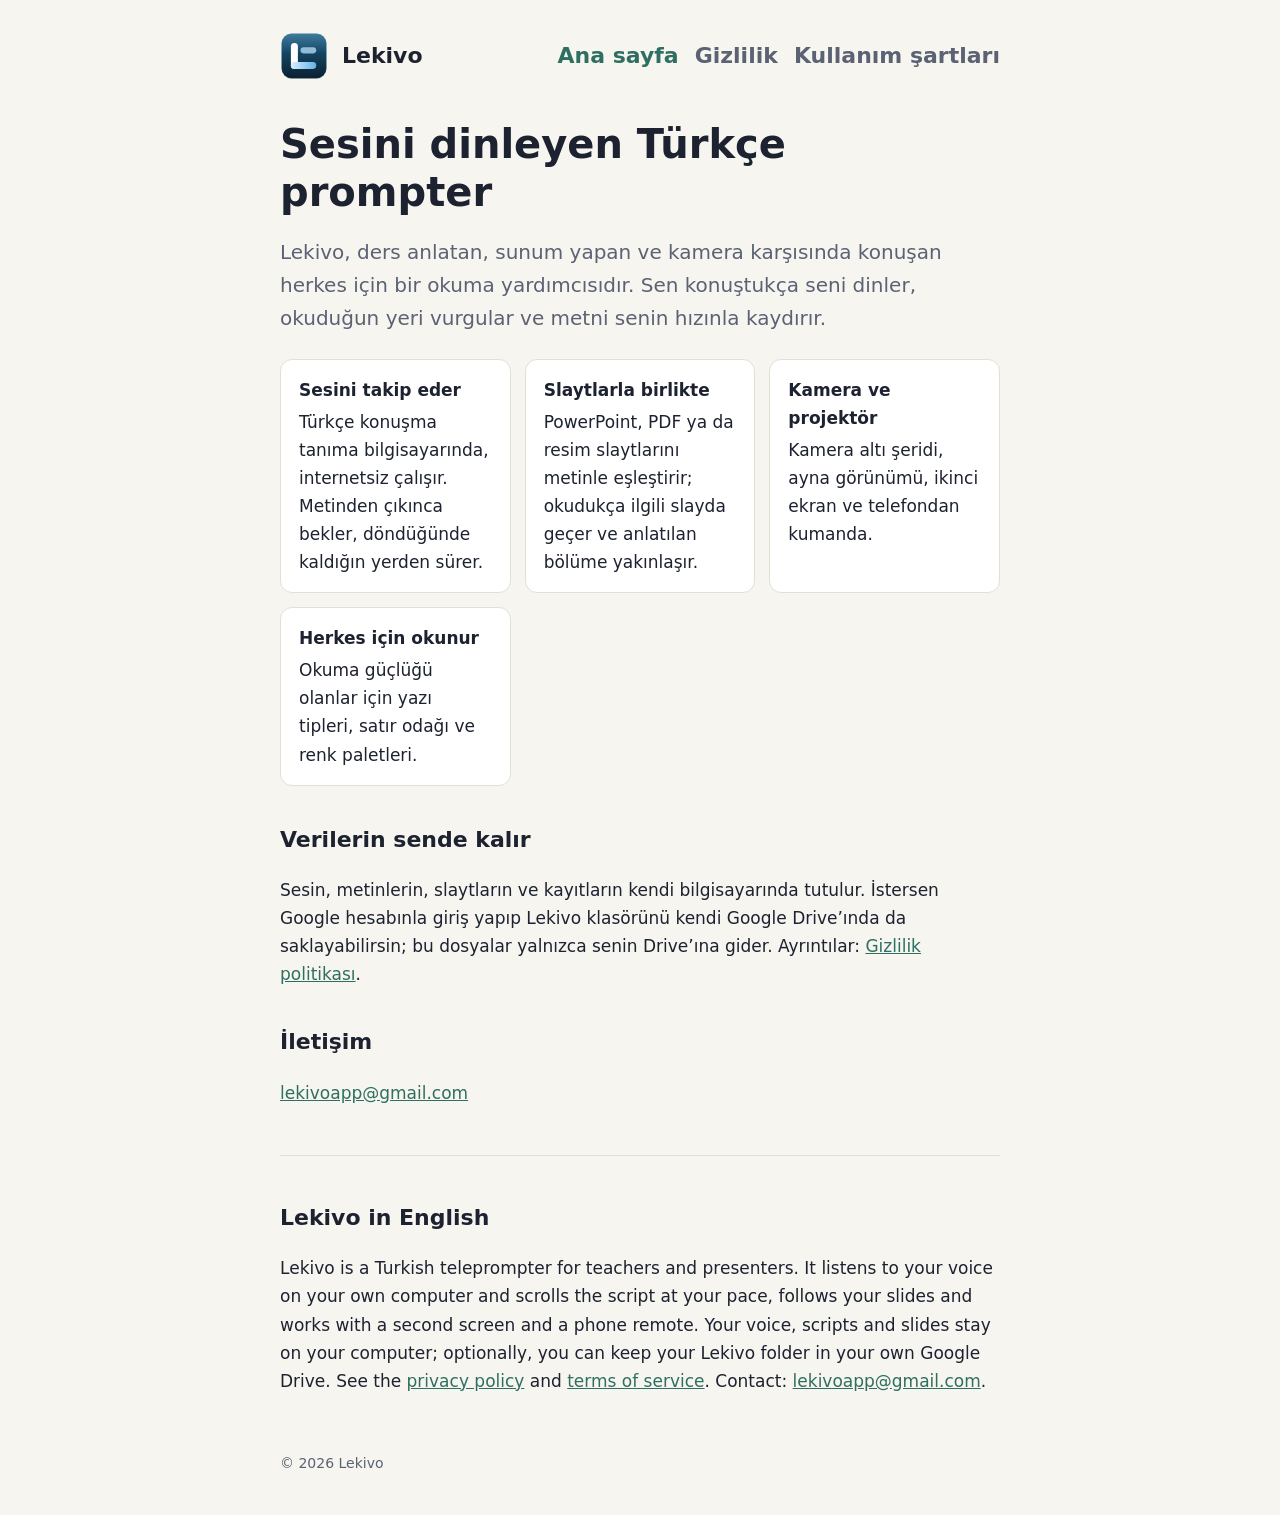
<file: index.html>
<!doctype html>
<html lang="tr">
<head>
<meta charset="utf-8">
<meta name="viewport" content="width=device-width, initial-scale=1">
<title>Lekivo · Sesini dinleyen Türkçe prompter</title>
<meta name="description" content="Lekivo, sen konuştukça seni dinleyip metni senin hızınla kaydıran Türkçe ders ve sunum prompter'ı.">
<link rel="icon" href="logo.svg">
<link rel="stylesheet" href="style.css">
</head>
<body>
<header><img src="logo.svg" alt=""><a href="./">Lekivo</a>
<nav><a href="./" aria-current="page">Ana sayfa</a><a href="gizlilik.html">Gizlilik</a><a href="sartlar.html">Kullanım şartları</a></nav></header>
<main>
<h1>Sesini dinleyen Türkçe prompter</h1>
<p class="lead">Lekivo, ders anlatan, sunum yapan ve kamera karşısında konuşan herkes için bir okuma yardımcısıdır. Sen konuştukça seni dinler, okuduğun yeri vurgular ve metni senin hızınla kaydırır.</p>
<div class="cards">
<div class="card"><b>Sesini takip eder</b>Türkçe konuşma tanıma bilgisayarında, internetsiz çalışır. Metinden çıkınca bekler, döndüğünde kaldığın yerden sürer.</div>
<div class="card"><b>Slaytlarla birlikte</b>PowerPoint, PDF ya da resim slaytlarını metinle eşleştirir; okudukça ilgili slayda geçer ve anlatılan bölüme yakınlaşır.</div>
<div class="card"><b>Kamera ve projektör</b>Kamera altı şeridi, ayna görünümü, ikinci ekran ve telefondan kumanda.</div>
<div class="card"><b>Herkes için okunur</b>Okuma güçlüğü olanlar için yazı tipleri, satır odağı ve renk paletleri.</div>
</div>
<h2>Verilerin sende kalır</h2>
<p>Sesin, metinlerin, slaytların ve kayıtların kendi bilgisayarında tutulur. İstersen Google hesabınla giriş yapıp Lekivo klasörünü kendi Google Drive’ında da saklayabilirsin; bu dosyalar yalnızca senin Drive’ına gider. Ayrıntılar: <a href="gizlilik.html">Gizlilik politikası</a>.</p>
<h2>İletişim</h2>
<p><a href="mailto:lekivoapp@gmail.com">lekivoapp@gmail.com</a></p>
<section class="lang" lang="en">
<h2>Lekivo in English</h2>
<p>Lekivo is a Turkish teleprompter for teachers and presenters. It listens to your voice on your own computer and scrolls the script at your pace, follows your slides and works with a second screen and a phone remote. Your voice, scripts and slides stay on your computer; optionally, you can keep your Lekivo folder in your own Google Drive. See the <a href="gizlilik.html#en">privacy policy</a> and <a href="sartlar.html#en">terms of service</a>. Contact: <a href="mailto:lekivoapp@gmail.com">lekivoapp@gmail.com</a>.</p>
</section>
</main>
<footer>© 2026 Lekivo</footer>
</body>
</html>
</file>
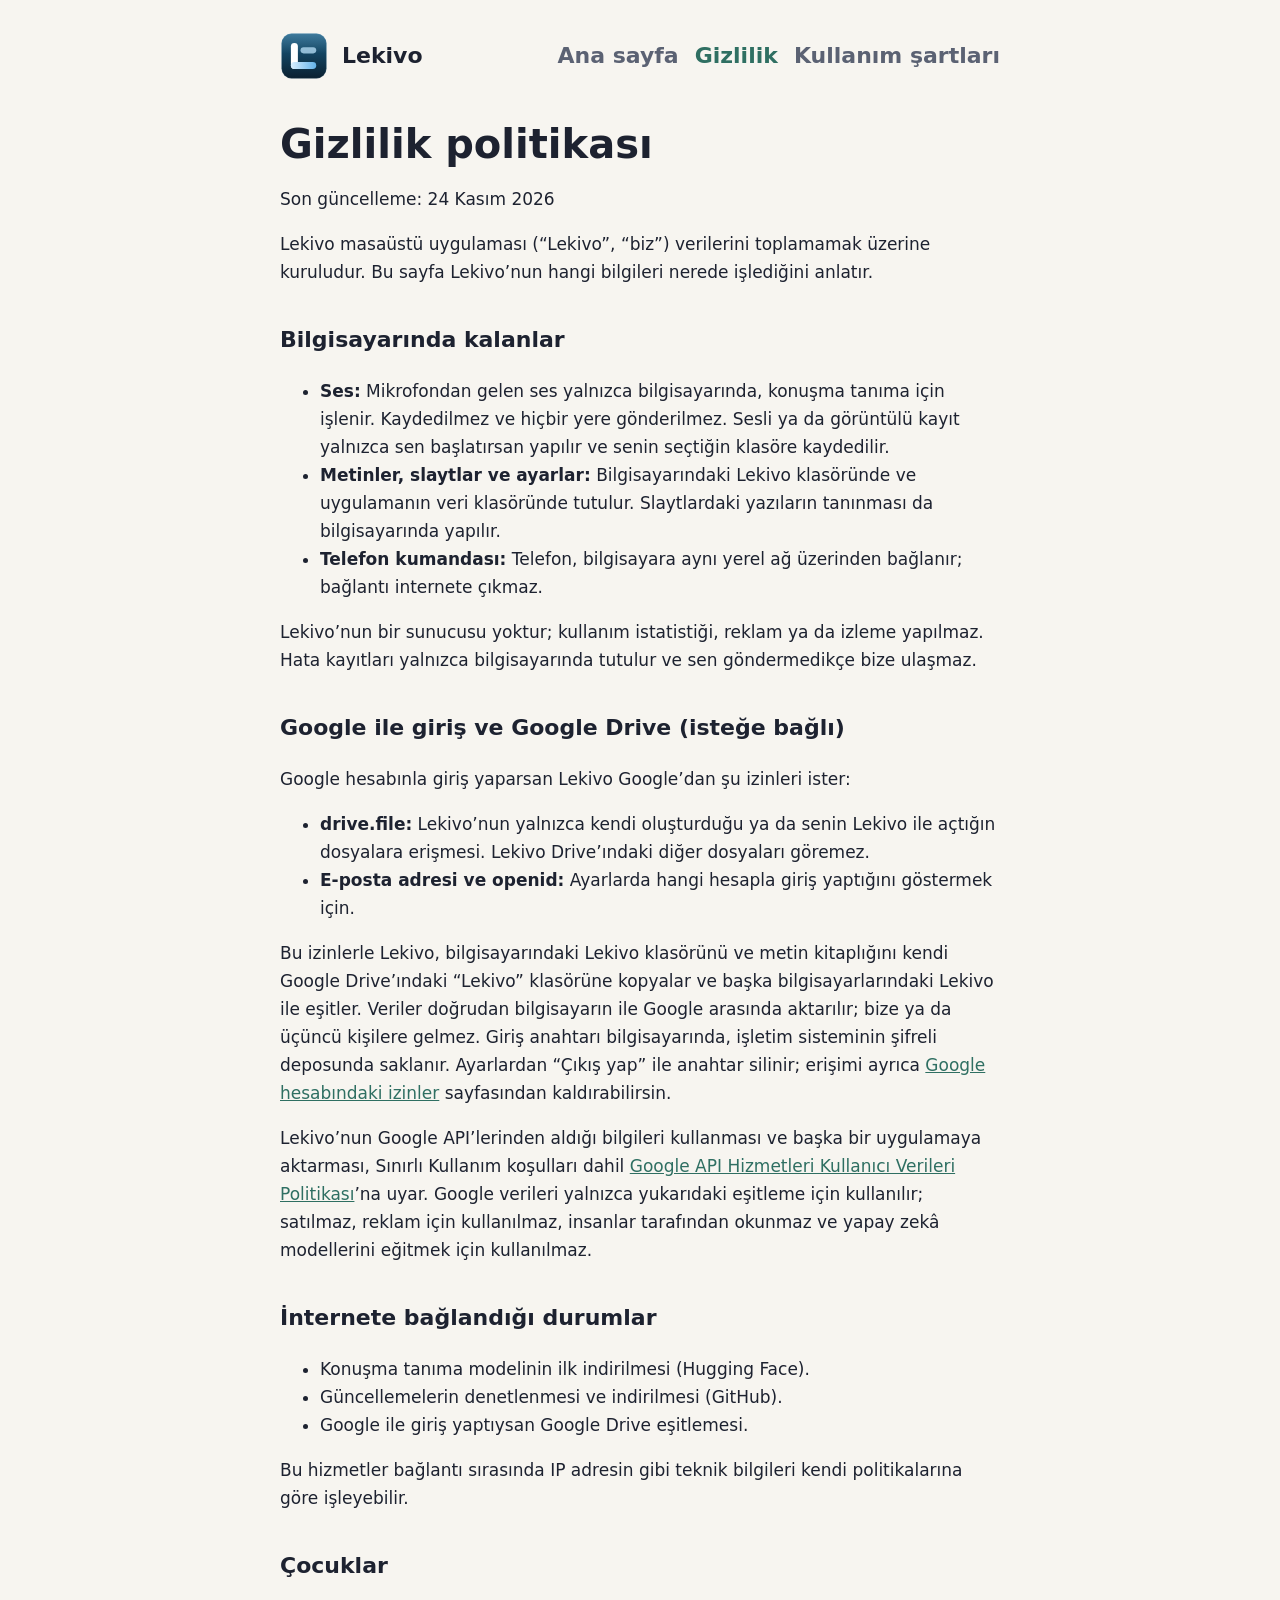
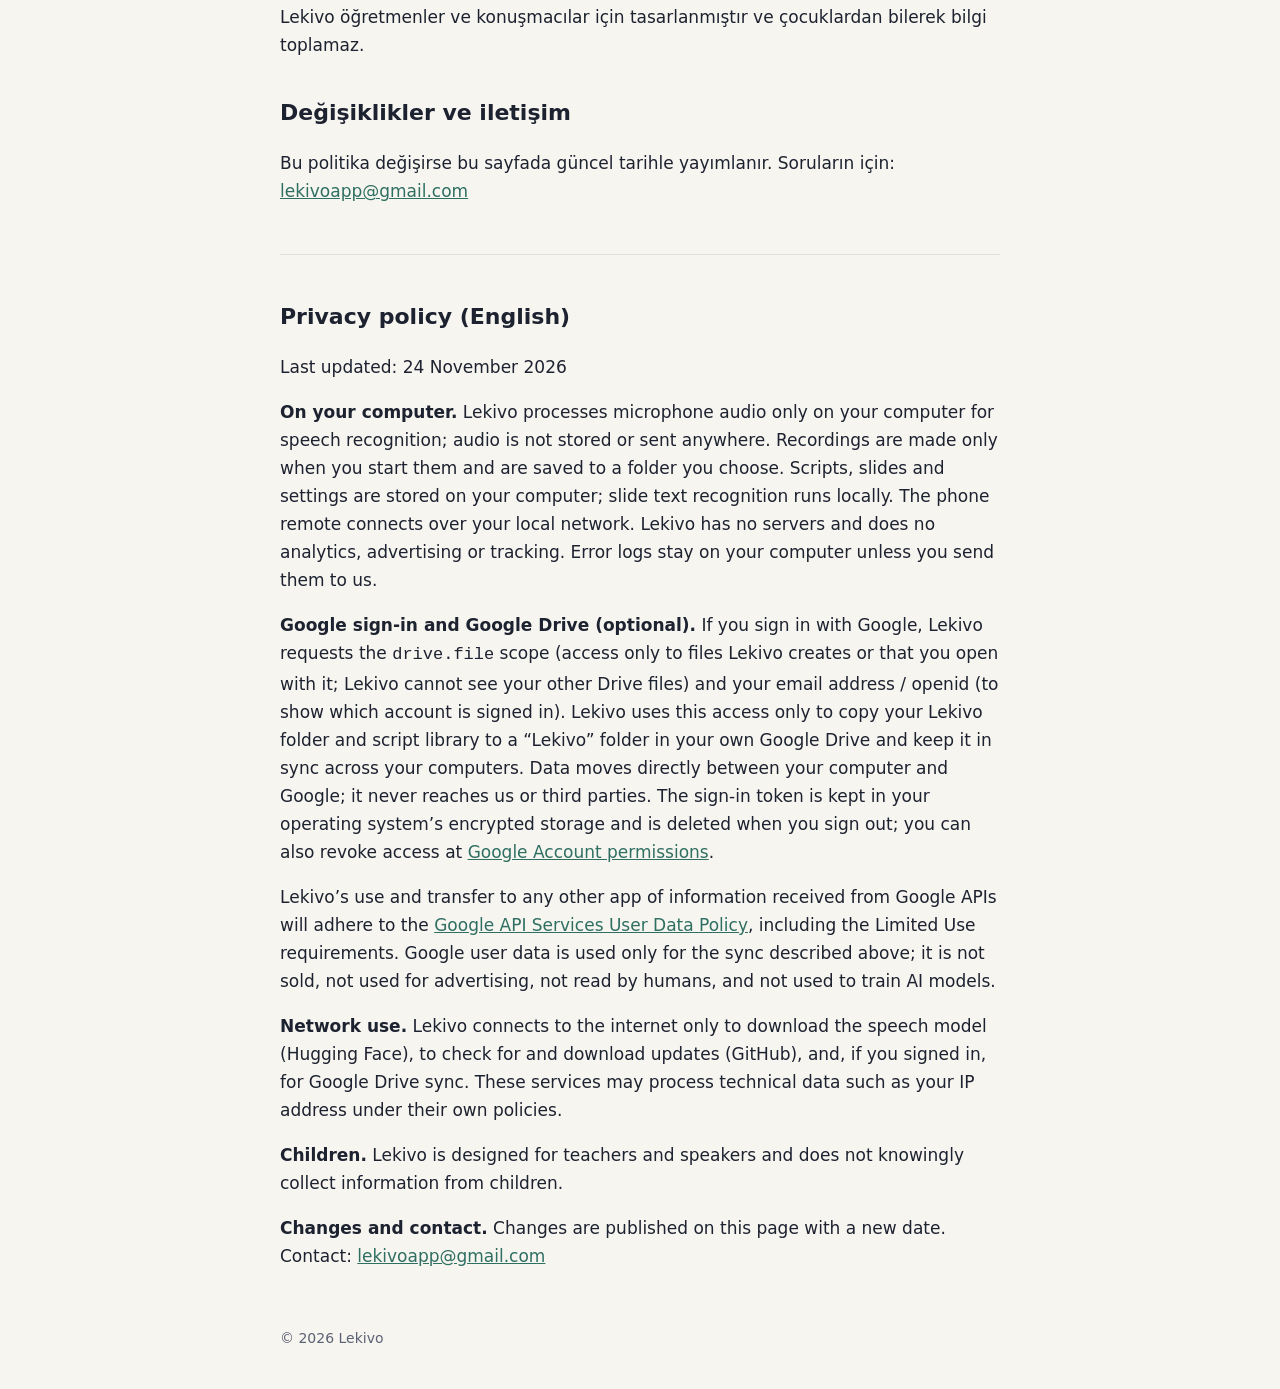
<file: gizlilik.html>
<!doctype html>
<html lang="tr">
<head>
<meta charset="utf-8">
<meta name="viewport" content="width=device-width, initial-scale=1">
<title>Gizlilik politikası · Lekivo</title>
<link rel="icon" href="logo.svg">
<link rel="stylesheet" href="style.css">
</head>
<body>
<header><img src="logo.svg" alt=""><a href="./">Lekivo</a>
<nav><a href="./">Ana sayfa</a><a href="gizlilik.html" aria-current="page">Gizlilik</a><a href="sartlar.html">Kullanım şartları</a></nav></header>
<main>
<h1>Gizlilik politikası</h1>
<p>Son güncelleme: 24 Kasım 2026</p>
<p>Lekivo masaüstü uygulaması (“Lekivo”, “biz”) verilerini toplamamak üzerine kuruludur. Bu sayfa Lekivo’nun hangi bilgileri nerede işlediğini anlatır.</p>

<h2>Bilgisayarında kalanlar</h2>
<ul>
<li><b>Ses:</b> Mikrofondan gelen ses yalnızca bilgisayarında, konuşma tanıma için işlenir. Kaydedilmez ve hiçbir yere gönderilmez. Sesli ya da görüntülü kayıt yalnızca sen başlatırsan yapılır ve senin seçtiğin klasöre kaydedilir.</li>
<li><b>Metinler, slaytlar ve ayarlar:</b> Bilgisayarındaki Lekivo klasöründe ve uygulamanın veri klasöründe tutulur. Slaytlardaki yazıların tanınması da bilgisayarında yapılır.</li>
<li><b>Telefon kumandası:</b> Telefon, bilgisayara aynı yerel ağ üzerinden bağlanır; bağlantı internete çıkmaz.</li>
</ul>
<p>Lekivo’nun bir sunucusu yoktur; kullanım istatistiği, reklam ya da izleme yapılmaz. Hata kayıtları yalnızca bilgisayarında tutulur ve sen göndermedikçe bize ulaşmaz.</p>

<h2>Google ile giriş ve Google Drive (isteğe bağlı)</h2>
<p>Google hesabınla giriş yaparsan Lekivo Google’dan şu izinleri ister:</p>
<ul>
<li><b>drive.file:</b> Lekivo’nun yalnızca kendi oluşturduğu ya da senin Lekivo ile açtığın dosyalara erişmesi. Lekivo Drive’ındaki diğer dosyaları göremez.</li>
<li><b>E-posta adresi ve openid:</b> Ayarlarda hangi hesapla giriş yaptığını göstermek için.</li>
</ul>
<p>Bu izinlerle Lekivo, bilgisayarındaki Lekivo klasörünü ve metin kitaplığını kendi Google Drive’ındaki “Lekivo” klasörüne kopyalar ve başka bilgisayarlarındaki Lekivo ile eşitler. Veriler doğrudan bilgisayarın ile Google arasında aktarılır; bize ya da üçüncü kişilere gelmez. Giriş anahtarı bilgisayarında, işletim sisteminin şifreli deposunda saklanır. Ayarlardan “Çıkış yap” ile anahtar silinir; erişimi ayrıca <a href="https://myaccount.google.com/permissions">Google hesabındaki izinler</a> sayfasından kaldırabilirsin.</p>
<p>Lekivo’nun Google API’lerinden aldığı bilgileri kullanması ve başka bir uygulamaya aktarması, Sınırlı Kullanım koşulları dahil <a href="https://developers.google.com/terms/api-services-user-data-policy">Google API Hizmetleri Kullanıcı Verileri Politikası</a>’na uyar. Google verileri yalnızca yukarıdaki eşitleme için kullanılır; satılmaz, reklam için kullanılmaz, insanlar tarafından okunmaz ve yapay zekâ modellerini eğitmek için kullanılmaz.</p>

<h2>İnternete bağlandığı durumlar</h2>
<ul>
<li>Konuşma tanıma modelinin ilk indirilmesi (Hugging Face).</li>
<li>Güncellemelerin denetlenmesi ve indirilmesi (GitHub).</li>
<li>Google ile giriş yaptıysan Google Drive eşitlemesi.</li>
</ul>
<p>Bu hizmetler bağlantı sırasında IP adresin gibi teknik bilgileri kendi politikalarına göre işleyebilir.</p>

<h2>Çocuklar</h2>
<p>Lekivo öğretmenler ve konuşmacılar için tasarlanmıştır ve çocuklardan bilerek bilgi toplamaz.</p>

<h2>Değişiklikler ve iletişim</h2>
<p>Bu politika değişirse bu sayfada güncel tarihle yayımlanır. Soruların için: <a href="mailto:lekivoapp@gmail.com">lekivoapp@gmail.com</a></p>

<section class="lang" lang="en" id="en">
<h2>Privacy policy (English)</h2>
<p>Last updated: 24 November 2026</p>
<p><b>On your computer.</b> Lekivo processes microphone audio only on your computer for speech recognition; audio is not stored or sent anywhere. Recordings are made only when you start them and are saved to a folder you choose. Scripts, slides and settings are stored on your computer; slide text recognition runs locally. The phone remote connects over your local network. Lekivo has no servers and does no analytics, advertising or tracking. Error logs stay on your computer unless you send them to us.</p>
<p><b>Google sign-in and Google Drive (optional).</b> If you sign in with Google, Lekivo requests the <code>drive.file</code> scope (access only to files Lekivo creates or that you open with it; Lekivo cannot see your other Drive files) and your email address / openid (to show which account is signed in). Lekivo uses this access only to copy your Lekivo folder and script library to a “Lekivo” folder in your own Google Drive and keep it in sync across your computers. Data moves directly between your computer and Google; it never reaches us or third parties. The sign-in token is kept in your operating system’s encrypted storage and is deleted when you sign out; you can also revoke access at <a href="https://myaccount.google.com/permissions">Google Account permissions</a>.</p>
<p>Lekivo’s use and transfer to any other app of information received from Google APIs will adhere to the <a href="https://developers.google.com/terms/api-services-user-data-policy">Google API Services User Data Policy</a>, including the Limited Use requirements. Google user data is used only for the sync described above; it is not sold, not used for advertising, not read by humans, and not used to train AI models.</p>
<p><b>Network use.</b> Lekivo connects to the internet only to download the speech model (Hugging Face), to check for and download updates (GitHub), and, if you signed in, for Google Drive sync. These services may process technical data such as your IP address under their own policies.</p>
<p><b>Children.</b> Lekivo is designed for teachers and speakers and does not knowingly collect information from children.</p>
<p><b>Changes and contact.</b> Changes are published on this page with a new date. Contact: <a href="mailto:lekivoapp@gmail.com">lekivoapp@gmail.com</a></p>
</section>
</main>
<footer>© 2026 Lekivo</footer>
</body>
</html>
</file>
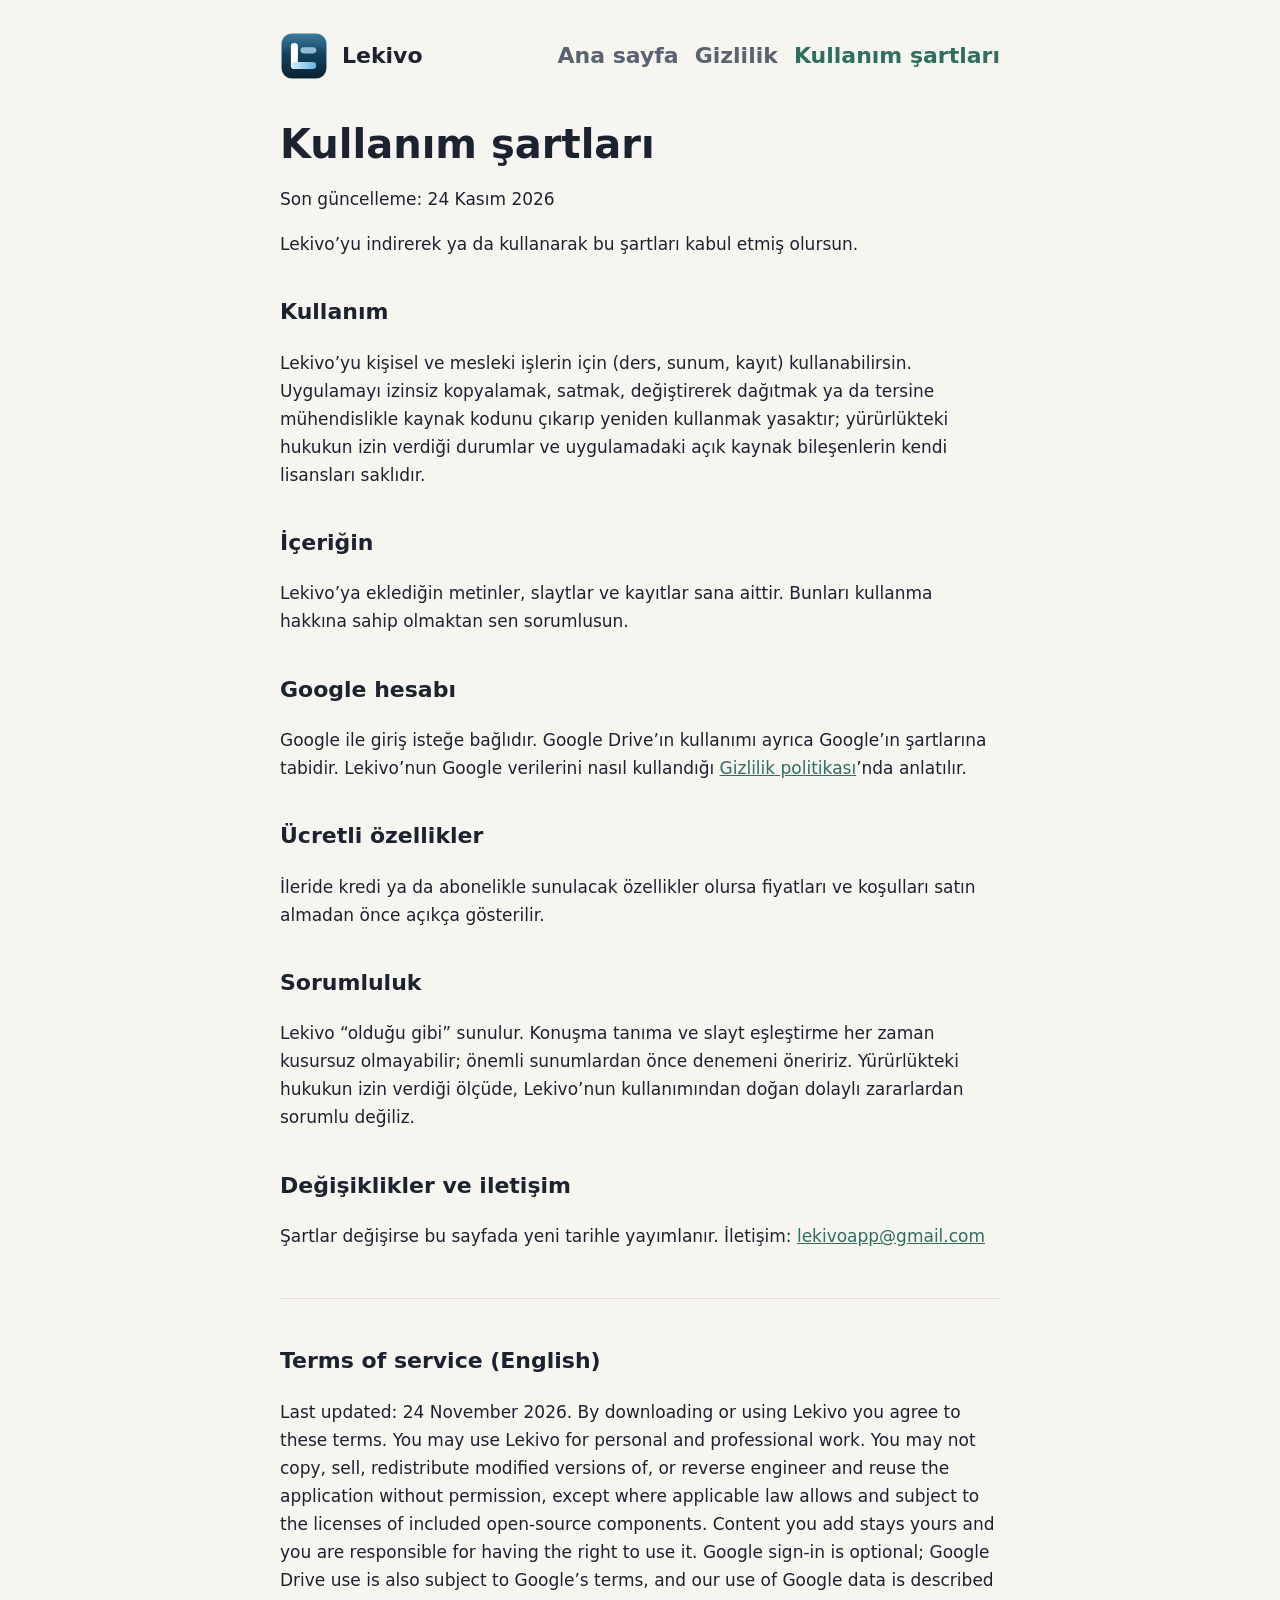
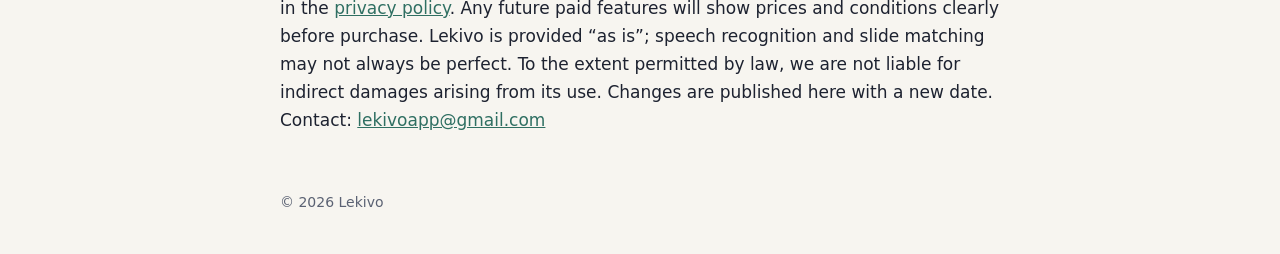
<file: sartlar.html>
<!doctype html>
<html lang="tr">
<head>
<meta charset="utf-8">
<meta name="viewport" content="width=device-width, initial-scale=1">
<title>Kullanım şartları · Lekivo</title>
<link rel="icon" href="logo.svg">
<link rel="stylesheet" href="style.css">
</head>
<body>
<header><img src="logo.svg" alt=""><a href="./">Lekivo</a>
<nav><a href="./">Ana sayfa</a><a href="gizlilik.html">Gizlilik</a><a href="sartlar.html" aria-current="page">Kullanım şartları</a></nav></header>
<main>
<h1>Kullanım şartları</h1>
<p>Son güncelleme: 24 Kasım 2026</p>
<p>Lekivo’yu indirerek ya da kullanarak bu şartları kabul etmiş olursun.</p>
<h2>Kullanım</h2>
<p>Lekivo’yu kişisel ve mesleki işlerin için (ders, sunum, kayıt) kullanabilirsin. Uygulamayı izinsiz kopyalamak, satmak, değiştirerek dağıtmak ya da tersine mühendislikle kaynak kodunu çıkarıp yeniden kullanmak yasaktır; yürürlükteki hukukun izin verdiği durumlar ve uygulamadaki açık kaynak bileşenlerin kendi lisansları saklıdır.</p>
<h2>İçeriğin</h2>
<p>Lekivo’ya eklediğin metinler, slaytlar ve kayıtlar sana aittir. Bunları kullanma hakkına sahip olmaktan sen sorumlusun.</p>
<h2>Google hesabı</h2>
<p>Google ile giriş isteğe bağlıdır. Google Drive’ın kullanımı ayrıca Google’ın şartlarına tabidir. Lekivo’nun Google verilerini nasıl kullandığı <a href="gizlilik.html">Gizlilik politikası</a>’nda anlatılır.</p>
<h2>Ücretli özellikler</h2>
<p>İleride kredi ya da abonelikle sunulacak özellikler olursa fiyatları ve koşulları satın almadan önce açıkça gösterilir.</p>
<h2>Sorumluluk</h2>
<p>Lekivo “olduğu gibi” sunulur. Konuşma tanıma ve slayt eşleştirme her zaman kusursuz olmayabilir; önemli sunumlardan önce denemeni öneririz. Yürürlükteki hukukun izin verdiği ölçüde, Lekivo’nun kullanımından doğan dolaylı zararlardan sorumlu değiliz.</p>
<h2>Değişiklikler ve iletişim</h2>
<p>Şartlar değişirse bu sayfada yeni tarihle yayımlanır. İletişim: <a href="mailto:lekivoapp@gmail.com">lekivoapp@gmail.com</a></p>
<section class="lang" lang="en" id="en">
<h2>Terms of service (English)</h2>
<p>Last updated: 24 November 2026. By downloading or using Lekivo you agree to these terms. You may use Lekivo for personal and professional work. You may not copy, sell, redistribute modified versions of, or reverse engineer and reuse the application without permission, except where applicable law allows and subject to the licenses of included open-source components. Content you add stays yours and you are responsible for having the right to use it. Google sign-in is optional; Google Drive use is also subject to Google’s terms, and our use of Google data is described in the <a href="gizlilik.html#en">privacy policy</a>. Any future paid features will show prices and conditions clearly before purchase. Lekivo is provided “as is”; speech recognition and slide matching may not always be perfect. To the extent permitted by law, we are not liable for indirect damages arising from its use. Changes are published here with a new date. Contact: <a href="mailto:lekivoapp@gmail.com">lekivoapp@gmail.com</a></p>
</section>
</main>
<footer>© 2026 Lekivo</footer>
</body>
</html>
</file>
<file: style.css>
:root { --bg: #f7f5f0; --fg: #1d2230; --muted: #5b6273; --card: #ffffff; --line: #e3dfd5; --accent: #2f6f62; }
@media (prefers-color-scheme: dark) { :root { --bg: #14171f; --fg: #e8e6e1; --muted: #a3a9b6; --card: #1c2029; --line: #2c3240; --accent: #7cc4b2; } }
* { box-sizing: border-box; }
body { margin: 0; background: var(--bg); color: var(--fg); font: 17px/1.65 "Atkinson Hyperlegible", system-ui, -apple-system, "Segoe UI", sans-serif; }
main, header, footer { max-width: 760px; margin: 0 auto; padding: 0 20px; }
header { display: flex; align-items: center; gap: 14px; padding-top: 32px; }
header img { width: 48px; height: 48px; }
header a { color: inherit; text-decoration: none; font-weight: 700; font-size: 22px; }
nav { margin-left: auto; display: flex; gap: 16px; flex-wrap: wrap; font-size: 15px; }
nav a { color: var(--muted); text-decoration: none; }
nav a:hover, nav a[aria-current] { color: var(--accent); }
h1 { font-size: clamp(28px, 5vw, 40px); line-height: 1.2; margin: 40px 0 12px; }
h2 { margin-top: 36px; font-size: 22px; }
.lead { font-size: 20px; color: var(--muted); }
.cards { display: grid; grid-template-columns: repeat(auto-fit, minmax(210px, 1fr)); gap: 14px; margin: 24px 0; }
.card { background: var(--card); border: 1px solid var(--line); border-radius: 12px; padding: 16px 18px; }
.card b { display: block; margin-bottom: 4px; }
a { color: var(--accent); }
.lang { border-top: 1px solid var(--line); margin-top: 48px; padding-top: 8px; }
footer { color: var(--muted); font-size: 14px; padding-top: 40px; padding-bottom: 40px; }
</file>
